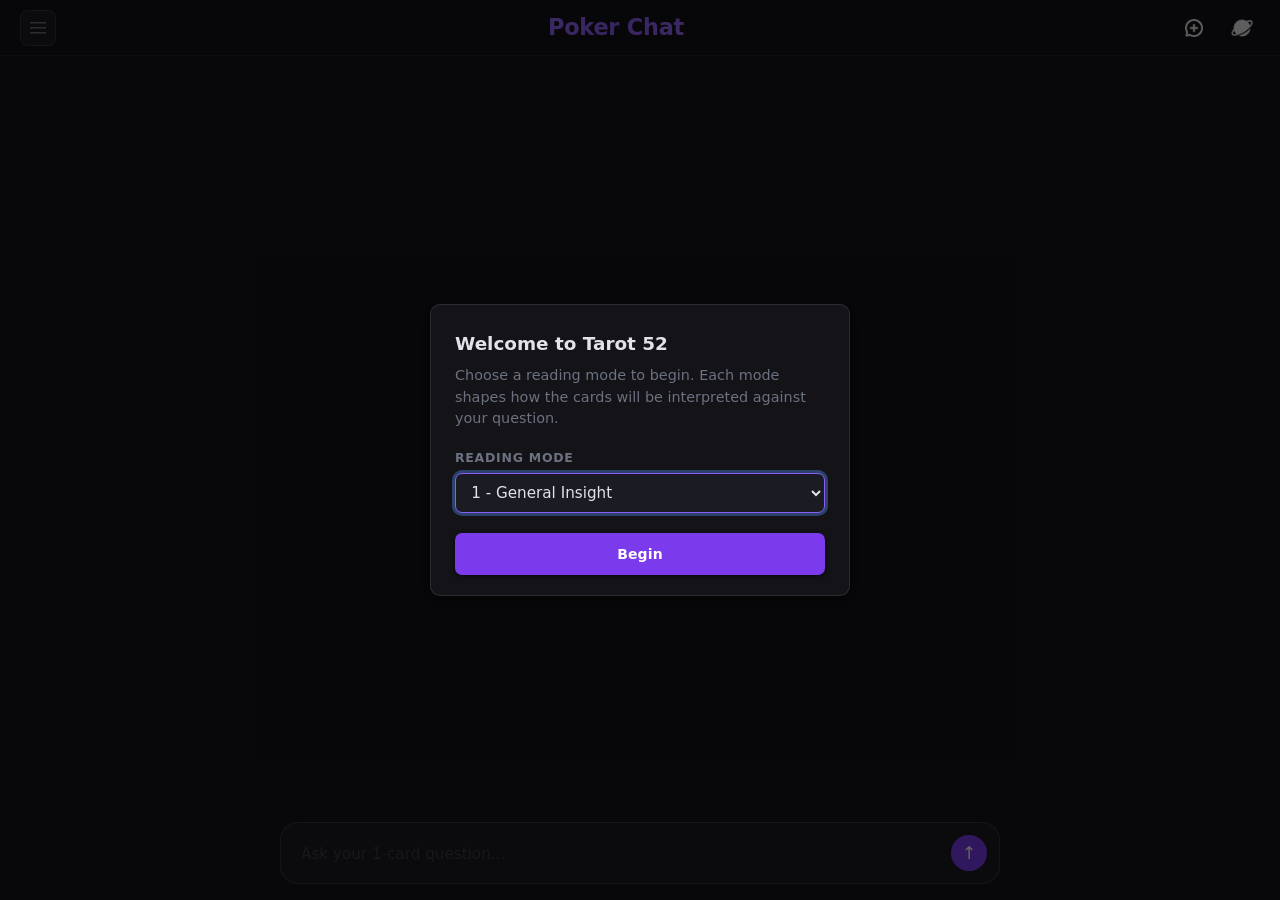
<file: index.html>
<!doctype html>
<html lang="en">
  <head>
    <meta charset="UTF-8" />
    <meta name="viewport" content="width=device-width, initial-scale=1.0, viewport-fit=cover" />
    <title>Tarot 52</title>
    <meta name="description" content="Draw a card from a 52-card deck and read your fortune." />
    <link rel="icon" href="data:image/svg+xml,<svg xmlns='http://www.w3.org/2000/svg' viewBox='0 0 100 100'><text y='.9em' font-size='90'>🃏</text></svg>" />
    <link rel="stylesheet" href="app.css" />
  </head>
  <body class="app-shell">
    <div class="layout" id="layout">
      <aside class="pane pane-sidebar" id="sidebarSlot" aria-label="Spread"></aside>
      <div class="resize-handle" id="resizeHandle" role="separator" aria-orientation="vertical" aria-label="Resize sidebar" tabindex="0"></div>
      <main class="pane pane-chat" id="chatSlot" aria-label="Chat"></main>
    </div>

    <script src="app.js"></script>
    <script src="chat.js"></script>
    <script src="layout.js"></script>
  </body>
</html>
</file>
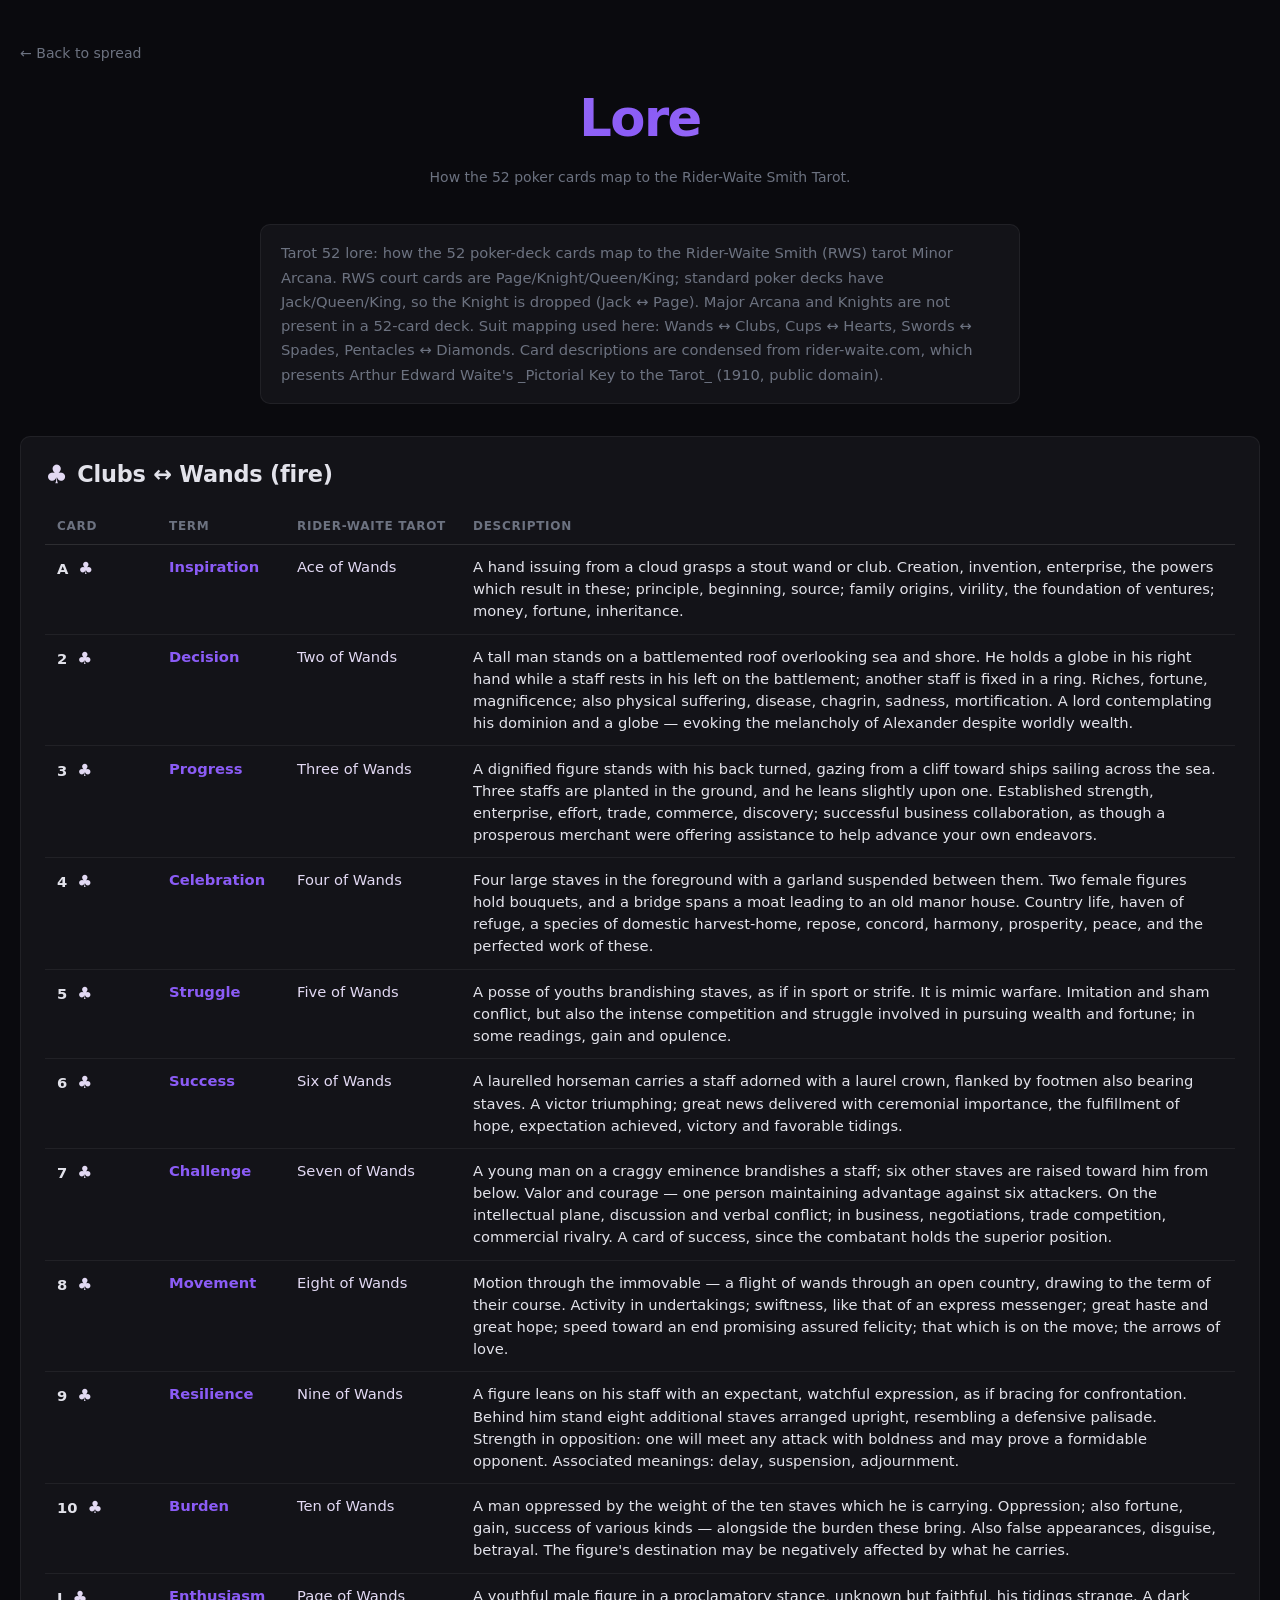
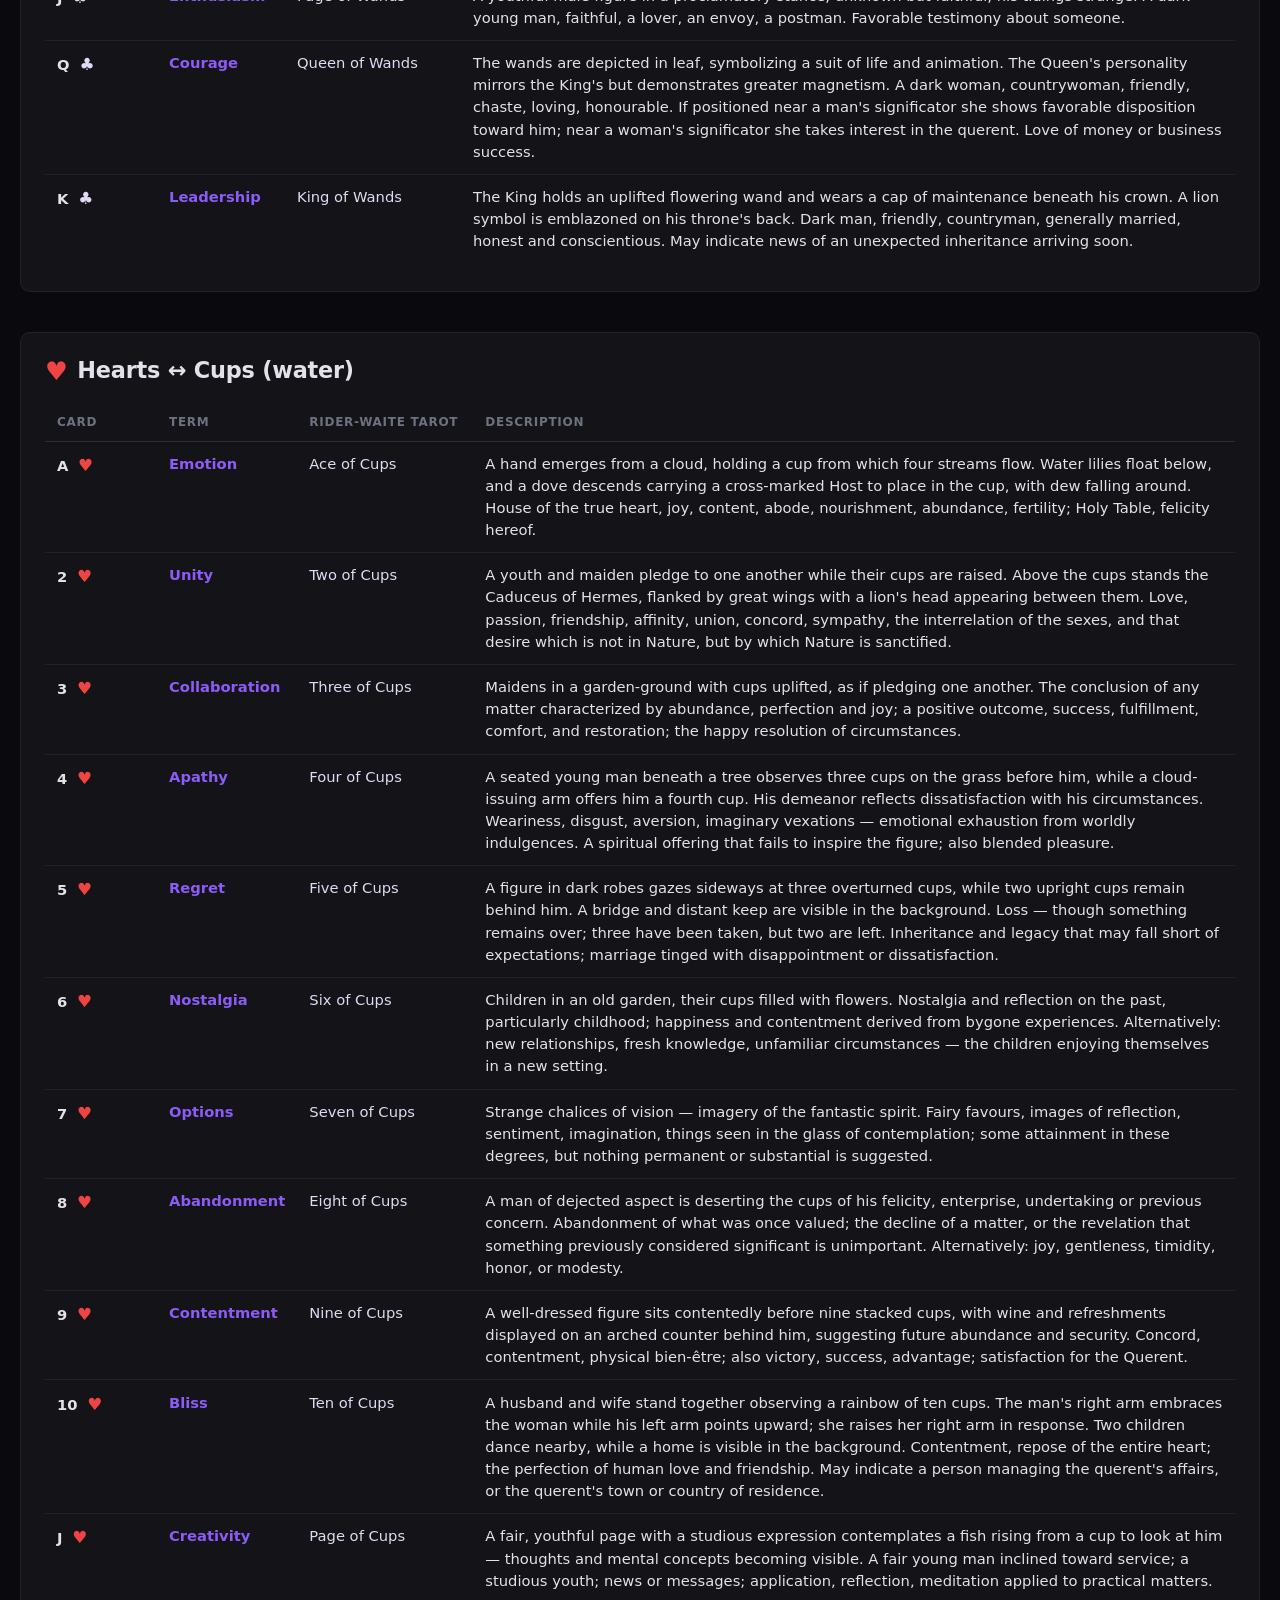
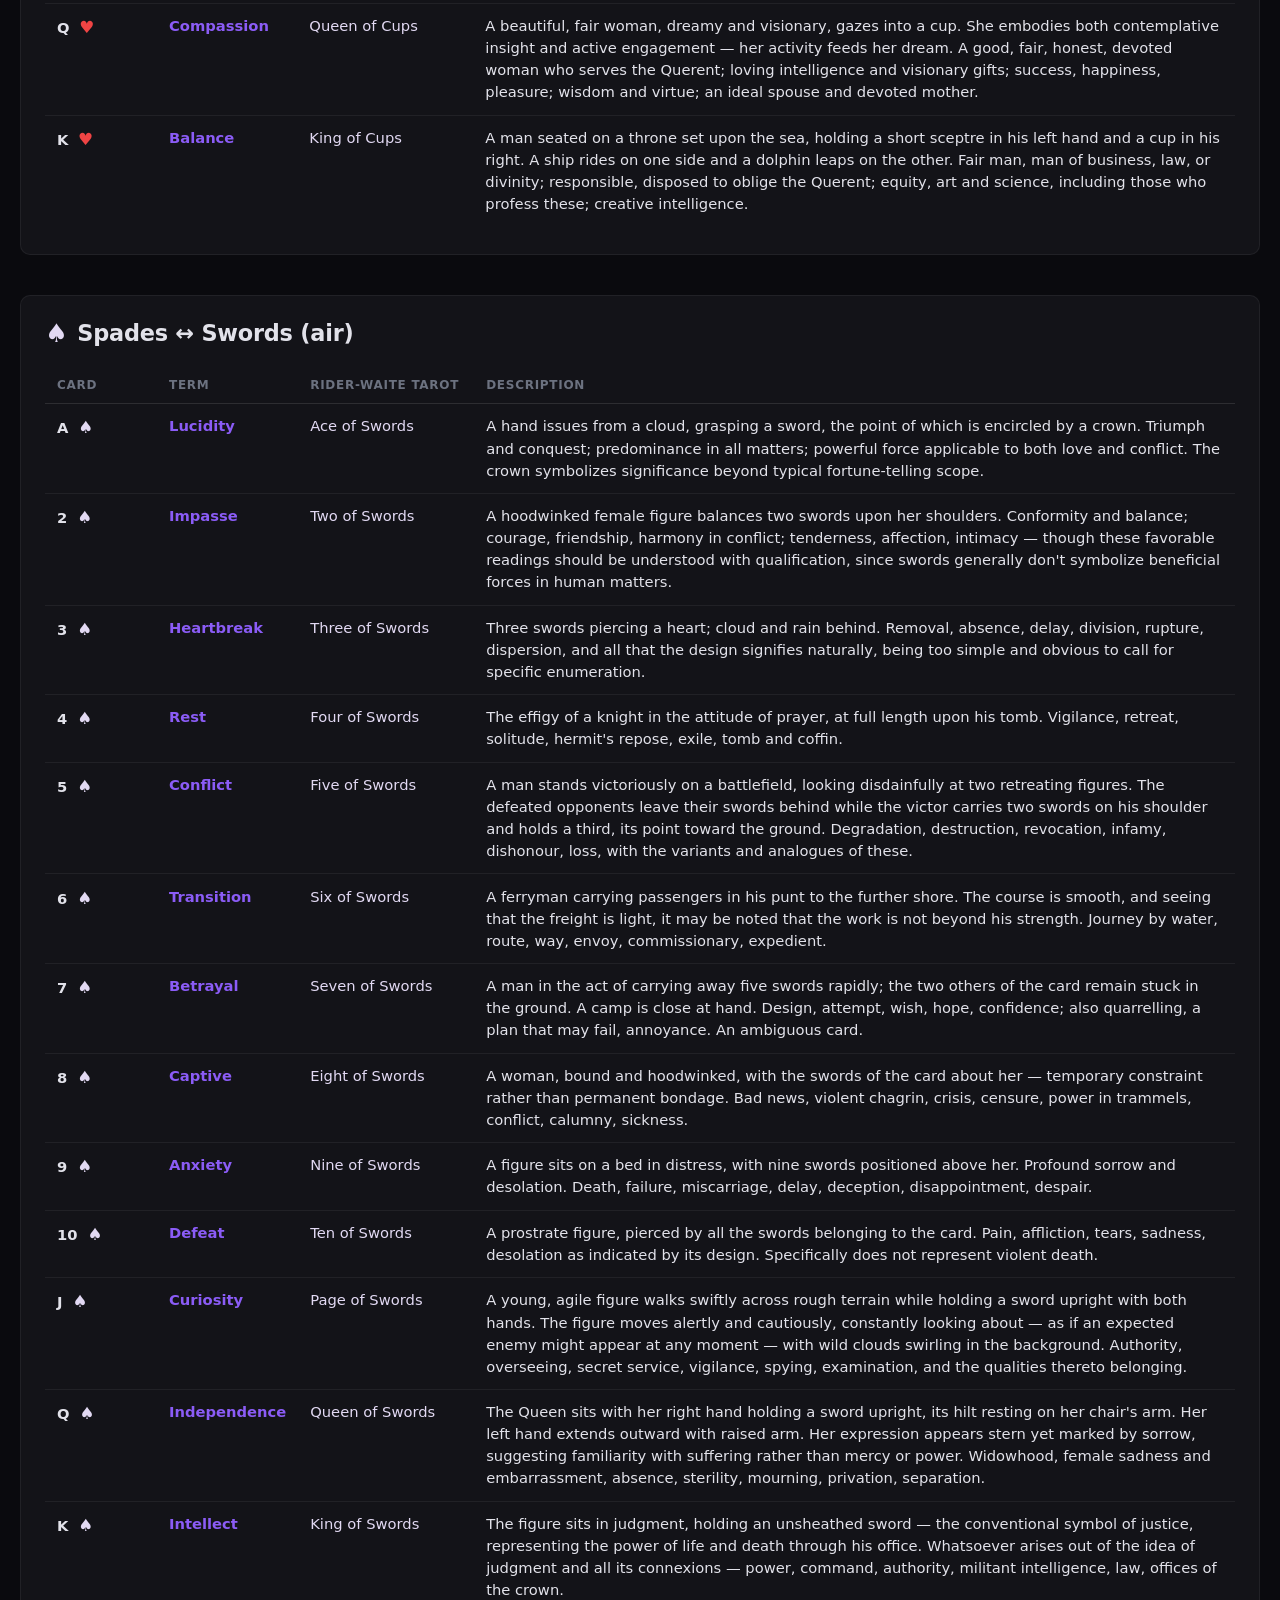
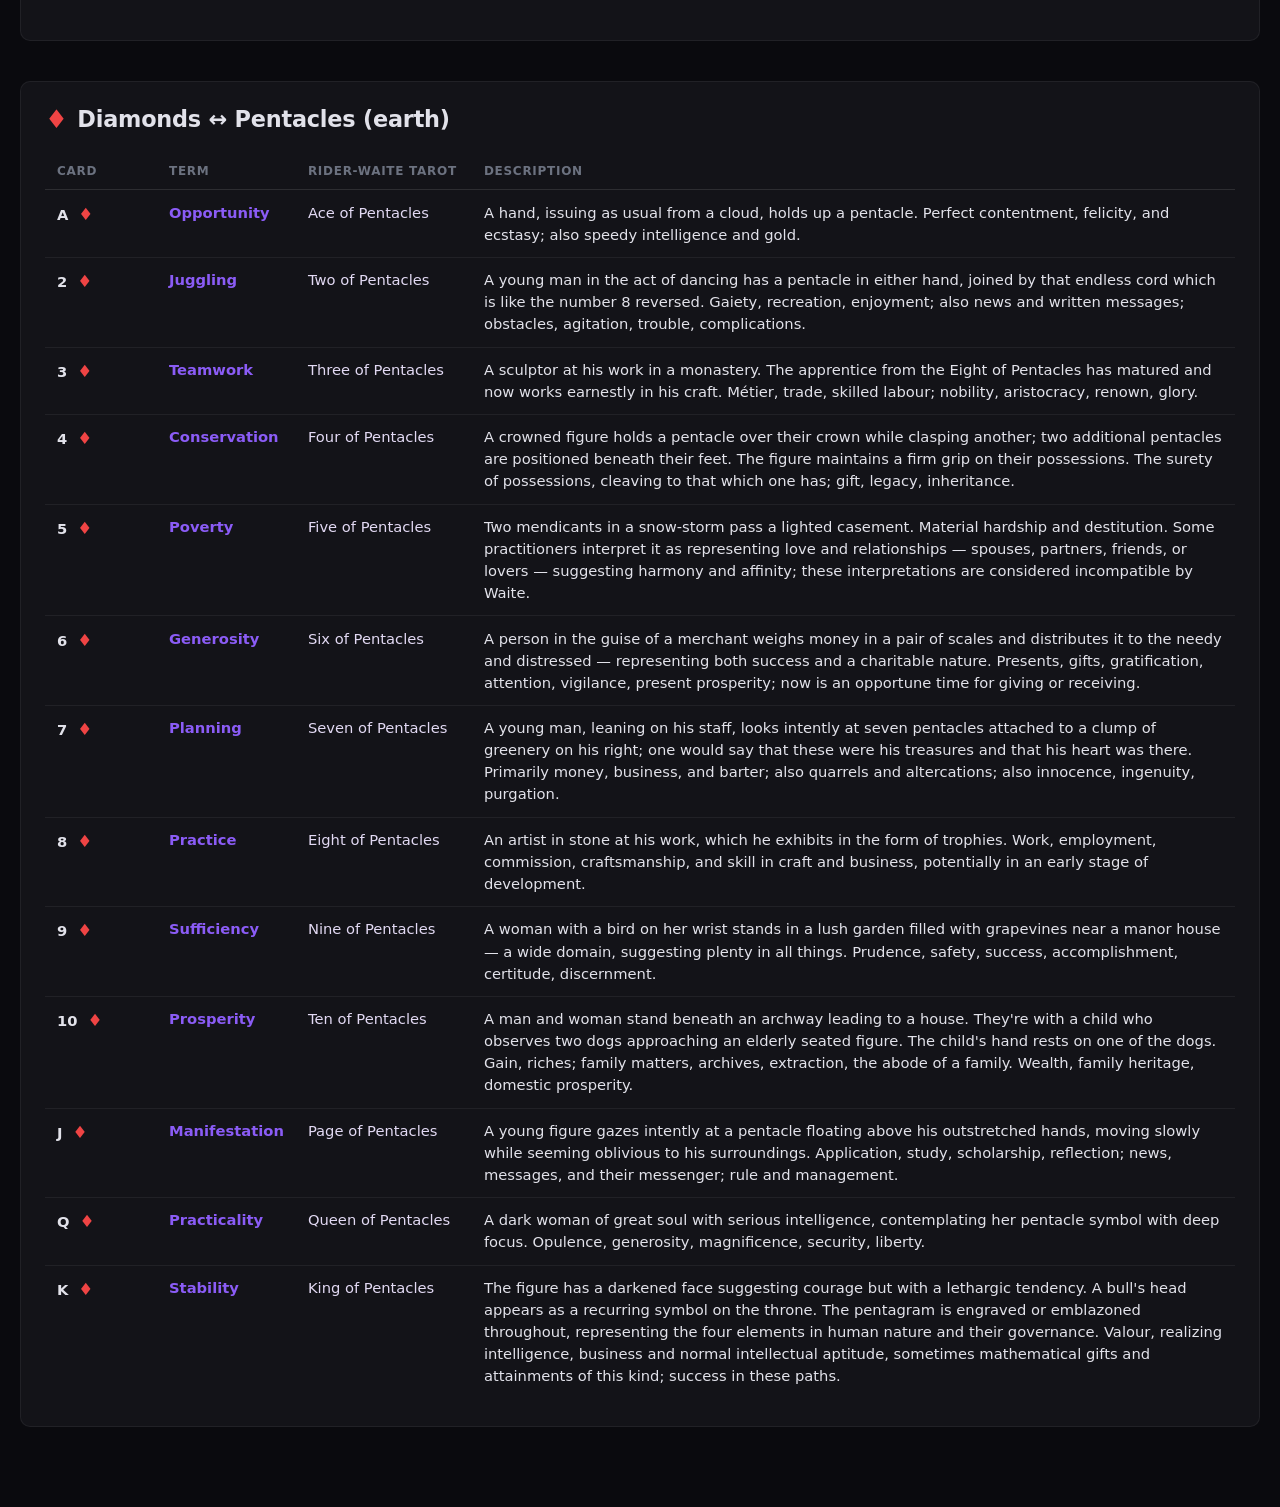
<file: lore.html>
<!doctype html>
<html lang="en">
  <head>
    <meta charset="UTF-8" />
    <meta name="viewport" content="width=device-width, initial-scale=1.0" />
    <title>Tarot 52 — Lore</title>
    <meta name="description" content="How the 52 poker-deck cards map to the Rider-Waite Smith Tarot." />
    <link rel="icon" href="data:image/svg+xml,<svg xmlns='http://www.w3.org/2000/svg' viewBox='0 0 100 100'><text y='.9em' font-size='90'>🃏</text></svg>" />
    <link rel="stylesheet" href="app.css" />
  </head>
  <body>
    <main id="app" role="main"></main>
    <script src="lore.js"></script>
  </body>
</html>
</file>
<file: app.css>
/* ===================================================
   app.css — Tarot 52 (single page app)
   =================================================== */

/* ---- Variables ---- */
:root {
  --bg:          #0a0a0e;
  --surface:     #131318;
  --surface-2:   #1b1b23;
  --border:      rgba(255, 255, 255, 0.06);
  --border-md:   rgba(255, 255, 255, 0.11);
  --text:        #e2e2ea;
  --text-muted:  #6c7280;
  --text-dim:    #3a3a46;

  --purple:      #8b5cf6;
  --purple-h:    #7c3aed;
  --purple-glow: rgba(139, 92, 246, 0.22);

  --focus-ring:  0 0 0 3px rgba(82, 144, 245, 0.38);
  --shadow-sm:   0 1px 4px rgba(0, 0, 0, 0.55);
  --shadow-md:   0 4px 20px rgba(0, 0, 0, 0.60);

  --radius:    10px;
  --radius-sm: 7px;
  --ease:      0.2s ease;

  --mobile-safe-top: env(safe-area-inset-top);
  --mobile-topbar-content-height: 44px;
  --mobile-topbar-pad-x: 0.65rem;
  --mobile-topbar-pad-bottom: 0.45rem;
}

/* ---- Reset ---- */
*, *::before, *::after { box-sizing: border-box; margin: 0; padding: 0; }
html {
  scroll-behavior: smooth;
  overflow-x: hidden;
  overscroll-behavior-x: none;
}
body {
  background-color: var(--bg);
  color: var(--text);
  font-family: system-ui, -apple-system, BlinkMacSystemFont, 'Segoe UI', sans-serif;
  line-height: 1.6;
  min-height: 100vh;
  overflow-x: hidden;
  overscroll-behavior-x: none;
  -webkit-font-smoothing: antialiased;
  -moz-osx-font-smoothing: grayscale;
}
img { max-width: 100%; display: block; }
button { cursor: pointer; font-family: inherit; }

/* ============================================================
   PAGE BASE
   ============================================================ */
#app { min-height: 100vh; }

/* ============================================================
   APP SHELL — two-pane layout (index.html)
   ============================================================ */
body.app-shell {
  overflow: hidden; /* shell scrolls inside its panes */
  height: 100vh;
  height: 100dvh;
  position: fixed;
  inset: 0;
  width: 100%;
  max-width: 100%;
}
.layout {
  --sidebar-width: 480px;
  --handle-width: 6px;
  display: grid;
  grid-template-columns: var(--sidebar-width) var(--handle-width) 1fr;
  height: 100vh;
  height: 100dvh;
  width: 100%;
  max-width: 100%;
  overflow: hidden;
  overscroll-behavior-x: none;
  transition: grid-template-columns 0.28s cubic-bezier(0.4, 0, 0.2, 1);
}

/* Collapsed (chat-only) mode: sidebar + handle slide out of view.
   Cards inside stay laid out so toggling back is instant. */
.layout.chat-fullscreen {
  grid-template-columns: 0px 0px 1fr;
}
.layout.chat-fullscreen .pane-sidebar,
.layout.chat-fullscreen .resize-handle {
  visibility: hidden;
}
/* Disable the in-layout transition while the user is actively dragging
   the resize handle — otherwise it lags. */
body.resizing .layout {
  transition: none;
}
.pane {
  overflow: auto;
  min-height: 0;
  min-width: 0; /* allow grid pane to shrink below content size */
  max-width: 100%;
  overscroll-behavior-x: none;
}
.pane-sidebar {
  background: var(--bg);
  border-right: 1px solid var(--border);
  overflow-x: hidden;
}
.pane-chat {
  background: var(--surface);
  display: flex;
  flex-direction: column;
  overflow: hidden;
}

.resize-handle {
  background: var(--border);
  cursor: col-resize;
  position: relative;
  transition: background var(--ease);
}
.resize-handle:hover,
.resize-handle:focus-visible,
body.resizing .resize-handle {
  background: var(--purple);
  outline: none;
}
.resize-handle::before {
  content: '';
  position: absolute;
  inset: 0 -3px; /* widen hit target */
}
body.resizing,
body.resizing * {
  cursor: col-resize !important;
  user-select: none;
}

/* Inside the sidebar, the spread "page" should fill the pane.
   Loosen the centered max-width and trim padding. */
.pane-sidebar .page {
  max-width: none;
  padding: 1rem 1rem 2rem;
}

/* Spread inside the sidebar: auto-fit columns to whatever
   width the pane currently has. Cards keep their 5:7 ratio. */
.pane-sidebar .tarot-spread {
  grid-template-columns: repeat(auto-fill, minmax(50px, 1fr));
  gap: 0.4rem;
  padding: 1rem 0.75rem;
}
.pane-sidebar .card-front-face {
  padding: 4px;
}
.pane-sidebar .card-corner {
  width: 0.82rem;
  min-height: 0.95rem;
}
.pane-sidebar .card-corner.tl {
  top: 4px;
  left: 4px;
}
.pane-sidebar .card-corner.br {
  right: 4px;
  bottom: 4px;
}
.pane-sidebar .card-center-suit {
  font-size: 1.25rem;
}
.pane-sidebar .rank-label,
.pane-sidebar .suit-label {
  font-size: 0.52rem;
}

/* ============================================================
   CHAT PANE
   ============================================================ */
.visually-hidden {
  position: absolute;
  width: 1px; height: 1px;
  padding: 0; margin: -1px;
  overflow: hidden;
  clip: rect(0, 0, 0, 0);
  white-space: nowrap;
  border: 0;
}
.chat-root {
  display: flex;
  flex-direction: column;
  height: 100%;
  min-height: 0;
  width: 100%;
  margin: 0 auto;
}
.chat-header {
  display: flex;
  align-items: center;
  gap: 0.75rem;
  flex-shrink: 0;
  min-height: 56px;
  padding: 0.55rem 1.25rem;
  background: rgba(19, 19, 24, 0.88);
  border-bottom: 1px solid var(--border);
  -webkit-backdrop-filter: blur(10px);
  backdrop-filter: blur(10px);
}
.chat-header-text {
  flex: 1;
  text-align: center;
}
.chat-thread,
.chat-composer-shell {
  max-width: 760px;
  width: 100%;
  margin-left: auto;
  margin-right: auto;
  padding-left: 1.25rem;
  padding-right: 1.25rem;
}

/* Collapse toggle — hide/show the spread sidebar */
.pane-toggle {
  --chat-toggle-size: 36px;
  flex-shrink: 0;
  width: var(--chat-toggle-size);
  height: var(--chat-toggle-size);
  border-radius: 8px;
  border: 1px solid var(--border-md);
  background: var(--surface-2);
  color: var(--text-muted);
  display: inline-flex;
  align-items: center;
  justify-content: center;
  cursor: pointer;
  transition: color var(--ease), border-color var(--ease), background var(--ease);
}
.pane-toggle:hover {
  color: var(--purple);
  border-color: rgba(139, 92, 246, 0.5);
}
.pane-toggle:focus-visible {
  outline: none;
  box-shadow: var(--focus-ring);
}
.chat-collapse-label {
  /* Hide label on desktop — icon-only button. Keep visible to screen readers. */
  position: absolute;
  width: 1px; height: 1px;
  padding: 0; margin: -1px;
  overflow: hidden;
  clip: rect(0, 0, 0, 0);
  white-space: nowrap;
  border: 0;
}
.hamburger-icon {
  width: 18px;
  height: 18px;
  display: block;
  background:
    linear-gradient(currentColor, currentColor) center calc(50% - 5px) / 16px 1.5px no-repeat,
    linear-gradient(currentColor, currentColor) center center / 16px 1.5px no-repeat,
    linear-gradient(currentColor, currentColor) center calc(50% + 5px) / 16px 1.5px no-repeat;
  border-radius: 2px;
}

/* Header action buttons at the right end of the chat header */
.chat-new-btn,
.chat-profile-btn {
  flex-shrink: 0;
  border-radius: 8px;
  border: 1px solid var(--border-md);
  background: var(--surface-2);
  color: var(--text);
  font-size: 0.82rem;
  font-weight: 600;
  letter-spacing: 0.02em;
  cursor: pointer;
  transition: color var(--ease), border-color var(--ease), background var(--ease);
}
.chat-new-btn {
  width: 36px;
  height: 36px;
  padding: 0;
  border: none;
  background: transparent;
  display: inline-flex;
  align-items: center;
  justify-content: center;
  border-radius: 9px;
}
.chat-new-btn img {
  width: 24px;
  height: 24px;
  object-fit: contain;
  display: block;
  filter: brightness(0) invert(0.92);
  transition: filter var(--ease), transform var(--ease);
}
.chat-new-btn:hover img {
  filter: brightness(0) saturate(100%) invert(46%) sepia(82%) saturate(2476%) hue-rotate(241deg) brightness(99%) contrast(96%);
  transform: scale(1.08);
}
.chat-profile-btn {
  position: relative;
  width: 36px;
  height: 36px;
  padding: 0;
  border: none;
  background: transparent;
  display: inline-flex;
  align-items: center;
  justify-content: center;
  border-radius: 9px;
}
.chat-profile-btn img {
  width: 24px;
  height: 24px;
  object-fit: contain;
  display: block;
  /* black PNG -> off-white */
  filter: brightness(0) invert(0.92);
  transition: filter var(--ease), transform var(--ease);
}
.chat-profile-btn:hover img {
  /* black PNG -> #8b5cf6 (purple) */
  filter: brightness(0) saturate(100%) invert(46%) sepia(82%) saturate(2476%) hue-rotate(241deg) brightness(99%) contrast(96%);
  transform: scale(1.08);
}
.chat-profile-btn.has-profile::after {
  content: '';
  position: absolute;
  top: 3px;
  right: 3px;
  width: 8px;
  height: 8px;
  border-radius: 50%;
  background: var(--purple);
  box-shadow: 0 0 0 2px var(--surface);
}
.chat-new-btn:hover {
  color: var(--purple);
  border-color: rgba(139, 92, 246, 0.5);
}
.chat-new-btn:focus-visible,
.chat-profile-btn:focus-visible {
  outline: none;
  box-shadow: var(--focus-ring);
}

/* Active mode label shown in the spread toolbar */
.page-toolbar-mode {
  font-size: 0.85rem;
  color: var(--text-muted);
  font-weight: 500;
  min-width: 0;
  margin-right: auto; /* push the rest of the toolbar to the right */
  padding-left: 0.25rem;
  overflow: hidden;
  text-overflow: ellipsis;
  white-space: nowrap;
}

/* ============================================================
   MODAL
   ============================================================ */
.modal-backdrop {
  position: fixed;
  inset: 0;
  background: rgba(0, 0, 0, 0.6);
  display: flex;
  align-items: center;
  justify-content: center;
  padding: 1rem;
  z-index: 100;
  opacity: 0;
  transition: opacity 0.18s ease;
}
.modal-backdrop.is-open { opacity: 1; }
.modal-backdrop[hidden] { display: none; }

.modal {
  background: var(--surface);
  border: 1px solid var(--border-md);
  border-radius: var(--radius);
  padding: 1.5rem 1.5rem 1.25rem;
  width: 100%;
  max-width: 420px;
  box-shadow: var(--shadow-md);
  transform: translateY(8px);
  transition: transform 0.18s ease;
}
.modal-backdrop.is-open .modal { transform: translateY(0); }

.modal-header {
  position: relative;
  min-height: 36px;
  display: flex;
  align-items: center;
  justify-content: center;
  margin-bottom: 0.4rem;
}
.modal-header .modal-title {
  margin-bottom: 0;
  padding: 0 2.6rem;
  text-align: center;
}
.modal-icon-btn {
  position: absolute;
  top: 50%;
  width: 32px;
  height: 32px;
  display: inline-flex;
  align-items: center;
  justify-content: center;
  border: 1px solid var(--border-md);
  border-radius: var(--radius-sm);
  background: transparent;
  color: var(--text-muted);
  font-size: 1rem;
  font-weight: 700;
  line-height: 1;
  transform: translateY(-50%);
  transition: color var(--ease), border-color var(--ease), background var(--ease);
}
.modal-icon-btn:hover {
  color: var(--text);
  border-color: rgba(139, 92, 246, 0.5);
  background: rgba(255, 255, 255, 0.04);
}
.modal-icon-btn:focus-visible {
  outline: none;
  box-shadow: var(--focus-ring);
}
.modal-icon-btn[hidden] { display: none; }
.modal-icon-btn-left { left: 0; }
.modal-icon-btn-right { right: 0; }

.modal-title {
  font-size: 1.15rem;
  font-weight: 700;
  margin-bottom: 0.4rem;
  color: var(--text);
}
.modal-desc {
  color: var(--text-muted);
  font-size: 0.9rem;
  line-height: 1.5;
  margin-bottom: 1.1rem;
}
.modal-field {
  display: flex;
  flex-direction: column;
  gap: 0.35rem;
  margin-bottom: 1.25rem;
}
.modal-field-label {
  font-size: 0.78rem;
  font-weight: 600;
  text-transform: uppercase;
  letter-spacing: 0.06em;
  color: var(--text-muted);
}
.modal-field select {
  background: var(--surface-2);
  color: var(--text);
  border: 1px solid var(--border-md);
  border-radius: var(--radius-sm);
  width: 100%;
  min-width: 0;
  padding: 0.55rem 0.7rem;
  font: inherit;
  font-size: 0.95rem;
  cursor: pointer;
}
.modal-field select:focus-visible {
  outline: none;
  box-shadow: var(--focus-ring);
  border-color: var(--purple);
}
.modal-actions {
  display: flex;
  justify-content: stretch;
  gap: 0.6rem;
}
.modal-actions .btn-primary,
.modal-actions .btn-secondary {
  flex: 1;
  min-height: 42px;
}
.profile-sign-grid {
  display: grid;
  grid-template-columns: repeat(3, minmax(0, 1fr));
  gap: 0.75rem;
}
.profile-sign-grid .modal-field {
  margin-bottom: 1.25rem;
}
.modal-actions-split .btn-secondary {
  flex: 0 0 auto;
  min-width: 96px;
}
.profile-help-view {
  display: flex;
  flex-direction: column;
  gap: 0.9rem;
  align-items: stretch;
}
.profile-help-view[hidden] { display: none; }
.profile-help-copy {
  color: var(--text);
  font-size: 0.98rem;
  line-height: 1.45;
}
.profile-chart-link {
  text-align: center;
  text-decoration: none;
}

.chat-title {
  font-size: 1.4rem;
  font-weight: 700;
  letter-spacing: -0.01em;
  background: linear-gradient(135deg, #c4b5fd 0%, #8b5cf6 50%, #d8b4fe 100%);
  -webkit-background-clip: text;
  -webkit-text-fill-color: transparent;
  background-clip: text;
  line-height: 1.15;
}

.chat-thread {
  flex: 1;
  min-height: 0;
  overflow-y: auto;
  padding-top: 1.5rem;
  padding-bottom: 1.5rem;
  display: flex;
  flex-direction: column;
  gap: 0.75rem;
}
.chat-empty {
  margin: auto;
  color: var(--text-dim);
  text-align: center;
  font-style: italic;
}
.chat-empty-hint { font-size: 0.85rem; margin-top: 0.5rem; }

.chat-msg {
  display: flex;
  width: 100%;
}
.chat-msg-user { justify-content: flex-end; }
.chat-msg-assistant { justify-content: flex-start; }
.chat-msg-body {
  display: flex;
  flex-direction: column;
  align-items: flex-start;
  gap: 0.12rem;
  width: fit-content;
  max-width: 75%;
  min-width: 0;
}
.chat-msg-meta .chat-msg-body {
  max-width: 88%;
}
.chat-bubble {
  max-width: 100%;
  padding: 0.7rem 1rem;
  border-radius: 14px;
  line-height: 1.5;
  font-size: 0.95rem;
  white-space: pre-wrap;
  word-wrap: break-word;
  overflow-wrap: anywhere;
}
.chat-msg-user .chat-bubble {
  background: var(--purple-h);
  color: #fff;
  border-bottom-right-radius: 4px;
}
.chat-msg-assistant .chat-bubble {
  background: var(--surface-2);
  color: var(--text);
  border: 1px solid var(--border);
  border-bottom-left-radius: 4px;
}
.chat-msg-meta .chat-bubble {
  background: transparent;
  color: var(--text-muted);
  border: 1px solid var(--border);
  font-size: 0.84rem;
  padding: 0.45rem 0.7rem;
}

/* Meta bubble with an inline mini card on the left */
.chat-bubble-with-card {
  display: flex;
  align-items: center;
  gap: 0.6rem;
}
.chat-bubble-with-card .chat-bubble-text {
  flex: 1;
  min-width: 0;
}

/* Stylized mini poker card rendered inline in the chat thread */
.chat-card-mini {
  position: relative;
  flex: 0 0 auto;
  width: 34px;
  height: 48px;
  background: #f5f0e8;
  border-radius: 4px;
  border: 1px solid rgba(0, 0, 0, 0.25);
  box-shadow: 0 1px 2px rgba(0, 0, 0, 0.35);
  display: block;
}
.chat-card-mini.suit-red   { color: #b91c1c; }
.chat-card-mini.suit-black { color: #1c1c1e; }
.chat-card-mini-corner {
  position: absolute;
  display: flex;
  flex-direction: column;
  align-items: center;
  line-height: 1;
}
.chat-card-mini-corner.tl { top: 3px; left: 3px; }
.chat-card-mini-corner.br { bottom: 3px; right: 3px; transform: rotate(180deg); }
.chat-card-mini-rank { font-size: 0.55rem; font-weight: 800; }
.chat-card-mini-suit { font-size: 0.5rem; }
.chat-card-mini-center {
  position: absolute;
  top: 50%;
  left: 50%;
  transform: translate(-50%, -50%);
  font-size: 1.1rem;
  line-height: 1;
}

.chat-msg-actions,
.chat-composer-actions {
  display: flex;
  align-items: center;
}
.chat-composer-actions[hidden] {
  display: none;
}
.chat-copy-btn {
  width: 24px;
  height: 24px;
  border: 0;
  border-radius: 6px;
  background: transparent;
  color: var(--text-muted);
  display: inline-flex;
  align-items: center;
  justify-content: center;
  padding: 0;
  cursor: pointer;
  opacity: 0.72;
  transition: color var(--ease), opacity var(--ease), background var(--ease), transform 0.06s ease;
}
.chat-copy-btn svg {
  width: 15px;
  height: 15px;
  fill: none;
  stroke: currentColor;
  stroke-width: 1.8;
  stroke-linecap: round;
  stroke-linejoin: round;
}
.chat-copy-btn:hover {
  color: var(--text);
  opacity: 1;
  background: rgba(255, 255, 255, 0.04);
}
.chat-copy-btn:active {
  transform: translateY(1px);
}
.chat-copy-btn:focus-visible {
  outline: none;
  box-shadow: var(--focus-ring);
}
.chat-copy-btn:disabled {
  opacity: 0.35;
  cursor: default;
}
.chat-copy-btn.is-copied {
  color: var(--purple);
  opacity: 1;
}
.chat-copy-btn.is-error {
  color: #f87171;
  opacity: 1;
}
.chat-composer-shell {
  margin-bottom: max(1rem, env(safe-area-inset-bottom));
}
.chat-composer-actions {
  min-height: 24px;
  padding: 0.22rem 0 0 0.55rem;
}
.chat-composer {
  display: flex;
  align-items: flex-end;
  gap: 0.5rem;
  padding: 0.75rem;
  background: var(--surface-2);
  border: 1px solid var(--border-md);
  border-radius: 18px;
  transition: border-color var(--ease), box-shadow var(--ease);
}
.chat-composer:focus-within {
  border-color: var(--purple);
  box-shadow: 0 0 0 3px var(--purple-glow);
}
.chat-input {
  flex: 1;
  background: transparent;
  color: var(--text);
  border: none;
  outline: none;
  resize: none;
  font: inherit;
  font-size: 0.95rem;
  line-height: 1.45;
  padding: 0.35rem 0.5rem;
  max-height: 200px;
  overflow-y: auto;
}
.chat-input::placeholder { color: var(--text-dim); }
.chat-send {
  flex-shrink: 0;
  width: 36px; height: 36px;
  border-radius: 50%;
  border: none;
  background: var(--purple-h);
  color: #fff;
  font-size: 1.1rem;
  cursor: pointer;
  display: inline-flex;
  align-items: center;
  justify-content: center;
  transition: filter var(--ease), transform 0.06s ease;
}
.chat-send:hover  { filter: brightness(1.15); }
.chat-send:active { transform: translateY(1px); }
.chat-send:focus-visible { outline: none; box-shadow: var(--focus-ring); }

.page {
  max-width: 1400px;
  margin: 0 auto;
  padding: 2.5rem 1.25rem 5rem;
}
.page-header {
  margin-bottom: 2.25rem;
  text-align: center;
}
.page-header h1 {
  font-size: clamp(2.2rem, 5vw, 3.2rem);
  font-weight: 700;
  letter-spacing: -0.03em;
  margin-bottom: 0.4rem;
  background: linear-gradient(135deg, #c4b5fd 0%, #8b5cf6 50%, #d8b4fe 100%);
  -webkit-background-clip: text;
  -webkit-text-fill-color: transparent;
  background-clip: text;
}
.page-subtitle {
  color: var(--text-muted);
  font-size: 0.875rem;
}

/* ============================================================
   TAROT 52
   ============================================================ */

/* Spread container — 4x13 grid of full deck */
.tarot-spread {
  display: grid;
  grid-template-columns: repeat(13, 1fr);
  gap: 0.6rem;
  justify-items: center;
  padding: 2rem 1.5rem 2.5rem;
  background: radial-gradient(ellipse at 50% 80%, #1a0a38 0%, #0c0810 55%, transparent 100%);
  border-radius: var(--radius);
  border: 1px solid rgba(139, 92, 246, 0.12);
  margin-bottom: 1.25rem;
}

/* 3-D card shell */
.card-3d {
  perspective: 900px;
  width: 100%;
  max-width: 85px;
  aspect-ratio: 5 / 7; /* 5:7 poker ratio (2.5" x 3.5") */
  cursor: pointer;
  transition: transform 0.55s cubic-bezier(0.4, 0, 0.2, 1);
}
.card-inner {
  width: 100%;
  height: 100%;
  position: relative;
  transform-style: preserve-3d;
  transition: transform 0.55s cubic-bezier(0.4, 0, 0.2, 1);
  border-radius: var(--radius-sm);
}
.card-3d.flipped .card-inner { transform: rotateY(180deg); }

/* Hover: lift unflipped cards */
.card-3d:not(.flipped):not(.dimmed):hover .card-inner {
  transform: translateY(-12px) scale(1.05);
  transition: transform 0.15s ease;
}
.card-3d:not(.flipped):not(.dimmed):hover {
  filter: drop-shadow(0 0 14px rgba(139, 92, 246, 0.45));
}
.tarot-spread-locked .card-3d:not(.flipped) {
  cursor: not-allowed;
  opacity: 0.52;
}
.tarot-spread-locked .card-3d:not(.flipped):hover .card-inner {
  transform: none;
}
.tarot-spread-locked .card-3d:not(.flipped):hover {
  filter: none;
}

/* Selected: lift higher (2D transform on wrapper avoids 3D foreshortening) */
.card-3d.selected { z-index: 2; }

/* Dim non-selected after a card is chosen */
.card-3d.dimmed { opacity: 0.28; filter: saturate(0.2); transition: opacity 0.35s, filter 0.35s; }

/* Shared face */
.card-face {
  position: absolute;
  inset: 0;
  border-radius: var(--radius-sm);
  backface-visibility: hidden;
  -webkit-backface-visibility: hidden;
  overflow: hidden;
}

/* BACK — classic Bicycle Rider Back, red or blue */
.card-back-face {
  background-color: #f5f0e8;
  background-repeat: no-repeat;
  background-position: center;
  background-size: 100% 100%;
  border: 1px solid rgba(0, 0, 0, 0.35);
  box-shadow: inset 0 0 0 1px rgba(255, 255, 255, 0.4);
  transform: translateZ(1px); /* Firefox: separate planes so backface-visibility culls correctly */
}
.card-back-face.back-red  { background-image: url('red-back.jpg'); }
.card-back-face.back-blue { background-image: url('blue-back.jpg'); }

/* FRONT — classic ivory card */
.card-front-face {
  transform: rotateY(180deg) translateZ(1px); /* translateZ separates from back face in Firefox */
  background: #f5f0e8;
  padding: 6px;
}
.card-corner {
  position: absolute;
  display: flex;
  flex-direction: column;
  align-items: center;
  justify-content: center;
  width: 1rem;
  min-height: 1.15rem;
  line-height: 1.1;
}
.card-corner.tl { top: 5px;    left: 6px; }
.card-corner.br { bottom: 5px; right: 6px; transform: rotate(180deg); }
.rank-label { font-size: 0.75rem; font-weight: 800; line-height: 1; }
.suit-label  { font-size: 0.7rem;  line-height: 0.9; }
.card-center-suit {
  position: absolute;
  top: 50%;
  left: 50%;
  transform: translate(-50%, -50%);
  font-size: 2.05rem;
  line-height: 1;
}

.card-front-face.suit-red   { color: #b91c1c; }
.card-front-face.suit-black { color: #1c1c1e; }

/* Reading panel */
.tarot-reading {
  background: linear-gradient(160deg, #1a0e30 0%, #131018 100%);
  border: 1px solid rgba(139, 92, 246, 0.2);
  border-radius: var(--radius);
  padding: 1.75rem;
  text-align: center;
  margin: 0 0 1.5rem;
  min-height: 100px;
  display: flex;
  flex-direction: column;
  align-items: center;
  justify-content: center;
  gap: 0.4rem;
  transition: background 0.4s ease;
}
.reading-prompt     { color: var(--text-dim); font-size: 0.88rem; font-style: italic; }
.reading-card-name  { font-size: 1.02rem; font-weight: 700; color: #e2d9f3; letter-spacing: -0.01em; line-height: 1.2; }

.reading-list {
  display: grid;
  /* Spread items across the panel width; min() keeps it from overflowing
     containers narrower than the 220px tile floor. */
  grid-template-columns: repeat(auto-fit, minmax(min(220px, 100%), 1fr));
  gap: 0.6rem;
  width: 100%;
  margin: 0 auto;
}
.reading-row {
  display: grid;
  grid-template-columns: auto 1fr;
  align-items: center;
  column-gap: 0.85rem;
  row-gap: 0.3rem;
  padding: 0.7rem 0.9rem;
  background: rgba(139, 92, 246, 0.06);
  border: 1px solid rgba(139, 92, 246, 0.12);
  border-radius: var(--radius-sm);
  text-align: left;
}

/* A real, upright card front — the same face shown in the spread above */
.reading-card-preview {
  position: relative;
  grid-row: 1 / span 2;
  align-self: center;
  width: 3rem;
  height: 4.2rem;
  border-radius: 6px;
  border: 1px solid rgba(0, 0, 0, 0.25);
  box-shadow: 0 2px 5px rgba(0, 0, 0, 0.4);
  overflow: hidden;
  user-select: none;
}
.reading-card-preview .card-front-face {
  position: absolute;
  inset: 0;
  /* Override the spread's 3D flip transform — show it flat and upright */
  transform: none;
  border-radius: 0;
  padding: 4px;
}
.reading-card-preview .card-corner       { width: 0.75rem; min-height: 0.85rem; }
.reading-card-preview .card-corner.tl    { top: 3px; left: 3px; }
.reading-card-preview .card-corner.br    { bottom: 3px; right: 3px; }
.reading-card-preview .rank-label        { font-size: 0.6rem; }
.reading-card-preview .suit-label        { font-size: 0.56rem; }
.reading-card-preview .card-center-suit  { font-size: 1.45rem; }

.reading-copy {
  grid-column: 2;
  min-width: 0;
  display: flex;
  flex-direction: column;
  gap: 0.2rem;
}
.reading-position,
.reading-card-name {
  min-width: 0;
  overflow-wrap: anywhere;
}
.reading-position {
  color: var(--text-muted);
  font-size: 0.68rem;
  font-weight: 700;
  letter-spacing: 0.06em;
  text-transform: uppercase;
}

/* The one-word term: its own line under the copy, kept prominent */
.reading-term {
  grid-column: 2;
  min-width: 0;
  color: var(--purple);
  font-size: 1.1rem;
  font-weight: 700;
  letter-spacing: -0.01em;
  line-height: 1.15;
  overflow-wrap: anywhere;
}
.reading-row.suit-red   .reading-term { color: #f0a5b4; }

/* Toolbar at top of spread: lore, mode, and reset */
.page-toolbar {
  display: flex;
  justify-content: flex-start;
  align-items: center;
  gap: 0.6rem;
  flex-shrink: 0;
  min-height: 56px;
  margin: 0 -1rem 0.85rem;
  padding: 0.55rem 1rem;
  background: rgba(19, 19, 24, 0.88);
  border-bottom: 1px solid var(--border);
  -webkit-backdrop-filter: blur(10px);
  backdrop-filter: blur(10px);
}
.pane-toggle-spread {
  display: none;
}
.draw-count {
  display: inline-flex;
  align-items: center;
  gap: 0.5rem;
  min-width: 0;
  margin-left: auto;
  color: var(--text-muted);
  font-size: 0.85rem;
}
.draw-count select {
  max-width: min(240px, 42vw);
  min-width: 0;
  background: var(--surface-2);
  color: var(--text);
  border: 1px solid var(--border-md);
  border-radius: var(--radius-sm);
  padding: 6px 10px;
  font: inherit;
  font-size: 0.9rem;
  cursor: pointer;
  transition: border-color var(--ease), box-shadow var(--ease);
}
.draw-count select:hover { border-color: rgba(139, 92, 246, 0.5); }
.draw-count select:focus-visible { outline: none; box-shadow: var(--focus-ring); }

/* ============================================================
   BUTTONS
   ============================================================ */
.btn-primary {
  display: inline-block;
  padding: 10px 24px;
  background-color: var(--purple-h);
  color: #fff;
  border: none;
  border-radius: var(--radius-sm);
  font-size: 0.875rem;
  font-weight: 600;
  cursor: pointer;
  transition: filter var(--ease), box-shadow var(--ease), transform 0.06s ease;
  box-shadow: var(--shadow-sm);
  letter-spacing: 0.01em;
}
.btn-primary:hover  { filter: brightness(1.15); box-shadow: var(--shadow-md); }
.btn-primary:active { transform: translateY(1px); }
.btn-primary:focus-visible { outline: none; box-shadow: var(--focus-ring); }
.btn-secondary {
  display: inline-block;
  padding: 10px 20px;
  background: transparent;
  color: var(--text-muted);
  border: 1px solid var(--border-md);
  border-radius: var(--radius-sm);
  font-size: 0.875rem;
  font-weight: 600;
  cursor: pointer;
  transition: color var(--ease), border-color var(--ease), background var(--ease), transform 0.06s ease;
  letter-spacing: 0.01em;
}
.btn-secondary:hover {
  color: var(--text);
  border-color: rgba(255, 255, 255, 0.2);
  background: rgba(255, 255, 255, 0.04);
}
.btn-secondary:active { transform: translateY(1px); }
.btn-secondary:focus-visible { outline: none; box-shadow: var(--focus-ring); }
.btn-compact {
  flex-shrink: 0;
  min-height: 36px;
  padding: 8px 14px;
  font-size: 0.8rem;
}

/* ============================================================
   PAGE NAV (cross-page link)
   ============================================================ */
.page-nav {
  margin-bottom: 0.75rem;
}
.nav-link {
  color: var(--text-muted);
  font-size: 0.88rem;
  text-decoration: none;
  border-bottom: 1px solid transparent;
  transition: color var(--ease), border-color var(--ease);
}
.nav-link:hover { color: var(--purple); border-color: var(--purple); }
.page-toolbar .nav-link {
  min-height: 36px;
  display: inline-flex;
  align-items: center;
  margin-right: 0;
}

/* ============================================================
   LORE PAGE
   ============================================================ */
.lore-intro {
  color: var(--text-muted);
  font-size: 0.92rem;
  line-height: 1.65;
  max-width: 760px;
  margin: 0 auto 2rem;
  padding: 1rem 1.25rem;
  background: var(--surface);
  border: 1px solid var(--border);
  border-radius: var(--radius);
}
.lore-suits-grid {
  display: flex;
  flex-direction: column;
  gap: 2.5rem;
}
.lore-section {
  background: var(--surface);
  border: 1px solid var(--border);
  border-radius: var(--radius);
  padding: 1.25rem 1.5rem 1.75rem;
}
.lore-section-title {
  display: flex;
  align-items: center;
  gap: 0.6rem;
  font-size: 1.4rem;
  font-weight: 700;
  margin-bottom: 1rem;
  letter-spacing: -0.01em;
}
.lore-suit-symbol {
  font-size: 1.6rem;
  line-height: 1;
}
.lore-suit-symbol.suit-red   { color: #ef4444; }
.lore-suit-symbol.suit-black { color: #e2d9f3; }

.lore-table {
  width: 100%;
  border-collapse: collapse;
  font-size: 0.92rem;
}
.lore-table thead th {
  text-align: left;
  padding: 0.5rem 0.75rem;
  font-size: 0.75rem;
  font-weight: 600;
  text-transform: uppercase;
  letter-spacing: 0.06em;
  color: var(--text-muted);
  border-bottom: 1px solid var(--border-md);
}
.lore-table tbody td {
  padding: 0.7rem 0.75rem;
  border-bottom: 1px solid var(--border);
  vertical-align: top;
  line-height: 1.5;
}
.lore-table tbody tr:last-child td { border-bottom: none; }
.lore-table tbody tr:hover { background: rgba(139, 92, 246, 0.04); }

.col-card  { width: 7rem;  white-space: nowrap; font-weight: 600; }
.col-term  { width: 8rem;  color: var(--purple); font-weight: 600; }
.col-tarot { width: 11rem; color: #e2d9f3; }
.col-desc  { color: var(--text); }

.poker-rank { margin-right: 0.3rem; }
.poker-suit { font-size: 1.05rem; }
.poker-suit.suit-red   { color: #ef4444; }
.poker-suit.suit-black { color: #e2d9f3; }

@media (max-width: 760px) {
  .lore-table, .lore-table thead, .lore-table tbody, .lore-table tr, .lore-table td, .lore-table th {
    display: block;
  }
  .lore-table thead { display: none; }
  .lore-table tbody tr {
    border-bottom: 1px solid var(--border-md);
    padding: 0.75rem 0;
  }
  .lore-table tbody tr:last-child { border-bottom: none; }
  .lore-table tbody td {
    border: none;
    padding: 0.15rem 0;
  }
  .col-card  { font-size: 1.05rem; margin-bottom: 0.15rem; }
  .col-term  { font-size: 0.95rem; }
  .col-tarot { font-size: 0.88rem; color: var(--text-muted); }
  .col-desc  { margin-top: 0.4rem; font-size: 0.92rem; }
}

/* ============================================================
   RESPONSIVE
   These rules apply only when the spread is NOT inside the
   sidebar pane (lore page or standalone sidebar-spread.html).
   Inside the sidebar, the spread uses auto-fill columns.
   ============================================================ */
@media (max-width: 900px) {
  body:not(.app-shell) .tarot-spread { grid-template-columns: repeat(7, 1fr); gap: 0.5rem; padding: 1.25rem 0.75rem 1.75rem; }
}
@media (max-width: 640px) {
  body:not(.app-shell) .tarot-spread { grid-template-columns: repeat(7, 1fr); gap: 0.35rem; padding: 0.75rem 0.5rem 1rem; }
  body:not(.app-shell) .card-ornament    { font-size: 1.2rem; }
  body:not(.app-shell) .card-center-suit { font-size: 1.2rem; }
  body:not(.app-shell) .rank-label { font-size: 0.5rem; }
  body:not(.app-shell) .suit-label { font-size: 0.5rem; }
}
@media (max-width: 420px) {
  body:not(.app-shell) .tarot-spread { grid-template-columns: repeat(6, 1fr); }
}

/* Narrow viewport: stack the two panes vertically instead of side-by-side. */
@media (max-width: 720px) {
  body.app-shell {
    --mobile-safe-top: env(safe-area-inset-top);
  }
  body.app-shell .layout {
    grid-template-columns: 1fr;
    grid-template-rows: minmax(0, 1fr) 0;
    height: 100vh;
    height: 100dvh;
    transition: grid-template-rows 0.28s cubic-bezier(0.4, 0, 0.2, 1);
  }
  body.app-shell .layout.chat-fullscreen {
    grid-template-rows: 0 minmax(0, 1fr);
  }
  body.app-shell .layout.chat-fullscreen .pane-sidebar {
    visibility: hidden;
  }
  body.app-shell .layout:not(.chat-fullscreen) .pane-chat {
    visibility: hidden;
  }
  body.app-shell .resize-handle {
    display: none;
  }
  body.app-shell .pane-sidebar {
    border-right: none;
    border-bottom: 1px solid var(--border);
    overflow: hidden;
    overscroll-behavior: none;
    touch-action: pan-y;
  }
  body.app-shell .pane-chat {
    min-height: 0;
  }
  body.app-shell .pane-sidebar .page {
    display: grid;
    grid-template-rows: auto minmax(0, 1fr) auto;
    height: 100%;
    min-height: 0;
    overflow: hidden;
    padding: 0;
  }
  body.app-shell .pane-sidebar .page-toolbar {
    position: relative;
    z-index: 4;
    grid-row: 1;
    gap: 0.5rem;
    min-height: calc(var(--mobile-topbar-content-height) + var(--mobile-safe-top) + var(--mobile-topbar-pad-bottom));
    margin: 0;
    padding: var(--mobile-safe-top) var(--mobile-topbar-pad-x) var(--mobile-topbar-pad-bottom);
    background: rgba(10, 10, 14, 0.94);
    border-bottom: 1px solid var(--border);
    -webkit-backdrop-filter: blur(10px);
    backdrop-filter: blur(10px);
  }
  body.app-shell .pane-sidebar .page-toolbar .nav-link {
    min-width: 44px;
    min-height: var(--mobile-topbar-content-height);
    justify-content: center;
    padding: 0 0.3rem;
  }
  body.app-shell .pane-sidebar .pane-toggle-spread {
    display: inline-flex;
    min-width: 44px;
    min-height: var(--mobile-topbar-content-height);
  }
  body.app-shell .pane-sidebar .draw-count {
    flex: 1;
    justify-content: center;
    margin-left: 0;
    gap: 0.35rem;
  }
  body.app-shell .pane-sidebar .draw-count-label {
    font-size: 0.78rem;
  }
  body.app-shell .pane-sidebar .draw-count select {
    width: 100%;
    max-width: 190px;
    min-width: 0;
    min-height: 38px;
    padding: 6px 8px;
    font-size: 0.82rem;
  }
  body.app-shell .pane-sidebar .btn-compact {
    min-width: 44px;
    min-height: var(--mobile-topbar-content-height);
    padding: 7px 10px;
    white-space: nowrap;
  }
  body.app-shell .pane-sidebar .tarot-spread {
    grid-row: 2;
    grid-template-columns: repeat(auto-fill, minmax(38px, 1fr));
    gap: 0.32rem;
    align-content: start;
    border-radius: 0;
    border-left: none;
    border-right: none;
    min-height: 0;
    max-width: 100%;
    overflow-x: hidden;
    overflow-y: auto;
    overscroll-behavior: contain;
    padding: 0.65rem 0.55rem 0.75rem;
    margin-top: 0.65rem;
    margin-bottom: 0;
    touch-action: pan-y;
    -webkit-overflow-scrolling: touch;
  }
  body.app-shell .pane-sidebar .card-3d {
    max-width: 58px;
    /* Fallback so cards remain visible even if the grid column resolves to 0
       briefly during collapse/expand transitions. */
    min-width: 28px;
    min-height: 40px;
  }
  body.app-shell .pane-sidebar .card-ornament {
    font-size: 1.15rem;
  }
  body.app-shell .pane-sidebar .card-front-face {
    padding: 4px;
  }
  body.app-shell .pane-sidebar .card-corner {
    width: 0.78rem;
    min-height: 0.9rem;
  }
  body.app-shell .pane-sidebar .card-corner.tl {
    top: 4px;
    left: 4px;
  }
  body.app-shell .pane-sidebar .card-corner.br {
    right: 4px;
    bottom: 4px;
  }
  body.app-shell .pane-sidebar .card-center-suit {
    font-size: 1.2rem;
  }
  body.app-shell .pane-sidebar .rank-label,
  body.app-shell .pane-sidebar .suit-label {
    font-size: 0.5rem;
  }
  body.app-shell .pane-sidebar .tarot-reading {
    grid-row: 3;
    border-radius: 8px;
    padding: 0.8rem 0.75rem;
    min-height: 70px;
    max-height: 25dvh;
    overflow-x: hidden;
    overflow-y: auto;
    overscroll-behavior: contain;
    margin: 0.55rem 0.65rem 0.65rem;
    touch-action: pan-y;
    -webkit-overflow-scrolling: touch;
  }
  /* Narrow sidebar: collapse the grid to a single column of compact rows. */
  body.app-shell .pane-sidebar .reading-list {
    grid-template-columns: 1fr;
    gap: 0.4rem;
  }
  body.app-shell .pane-sidebar .reading-row {
    column-gap: 0.7rem;
    padding: 0.5rem 0.65rem;
  }
  body.app-shell .pane-sidebar .reading-card-preview {
    width: 2.4rem;
    height: 3.35rem;
  }
  body.app-shell .pane-sidebar .reading-card-preview .card-corner      { width: 0.65rem; min-height: 0.72rem; }
  body.app-shell .pane-sidebar .reading-card-preview .card-corner.tl   { top: 3px; left: 3px; }
  body.app-shell .pane-sidebar .reading-card-preview .card-corner.br   { right: 3px; bottom: 3px; }
  body.app-shell .pane-sidebar .reading-card-preview .card-center-suit { font-size: 1.15rem; }
  body.app-shell .pane-sidebar .reading-card-preview .rank-label       { font-size: 0.52rem; }
  body.app-shell .pane-sidebar .reading-card-preview .suit-label       { font-size: 0.48rem; }
  body.app-shell .pane-sidebar .reading-position {
    font-size: 0.62rem;
  }
  body.app-shell .pane-sidebar .reading-card-name {
    font-size: 0.92rem;
  }
  body.app-shell .pane-sidebar .reading-term {
    font-size: 0.98rem;
  }
  body.app-shell .chat-root {
    max-width: none;
    padding: 0;
  }
  body.app-shell .chat-thread,
  body.app-shell .chat-composer-shell {
    max-width: none;
    padding-left: 0.85rem;
    padding-right: 0.85rem;
  }
  body.app-shell .chat-header {
    min-height: calc(var(--mobile-topbar-content-height) + var(--mobile-safe-top) + var(--mobile-topbar-pad-bottom));
    margin: 0;
    padding: var(--mobile-safe-top) var(--mobile-topbar-pad-x) var(--mobile-topbar-pad-bottom);
    background: rgba(19, 19, 24, 0.94);
  }
  body.app-shell .chat-header .pane-toggle,
  body.app-shell .chat-profile-btn,
  body.app-shell .chat-new-btn {
    min-width: 44px;
    min-height: var(--mobile-topbar-content-height);
  }
  body.app-shell .chat-header + .chat-thread {
    margin-top: 0.65rem;
  }
  body.app-shell .chat-title {
    font-size: 1.1rem;
  }
  body.app-shell .chat-thread {
    padding-top: 0.8rem;
    padding-bottom: 0.65rem;
    gap: 0.6rem;
  }
  body.app-shell .chat-empty {
    font-size: 0.9rem;
  }
  body.app-shell .chat-empty-hint {
    display: none;
  }
  body.app-shell .chat-msg-body {
    max-width: 88%;
  }
  body.app-shell .chat-bubble {
    font-size: 0.92rem;
    padding: 0.62rem 0.8rem;
  }
  body.app-shell .chat-composer-shell {
    margin-bottom: max(0.65rem, env(safe-area-inset-bottom));
  }
  body.app-shell .chat-composer {
    padding: 0.55rem;
    border-radius: 15px;
  }
  body.app-shell .chat-input {
    font-size: 16px; /* prevents iOS input zoom */
    max-height: 120px;
  }
  body.app-shell .chat-send {
    width: 34px;
    height: 34px;
  }
}

@supports (-webkit-touch-callout: none) {
  @media (max-width: 720px) {
    body.app-shell {
      --mobile-safe-top: max(env(safe-area-inset-top), 38px);
    }
  }
}

@media (max-width: 420px) {
  .profile-sign-grid {
    grid-template-columns: 1fr;
    gap: 0;
  }
  body.app-shell .layout {
    grid-template-rows: minmax(0, 1fr) 0;
  }
  body.app-shell .layout.chat-fullscreen {
    grid-template-rows: 0 minmax(0, 1fr);
  }
  body.app-shell .pane-sidebar .page-toolbar {
    gap: 0.35rem;
    padding-left: 0.5rem;
    padding-right: 0.5rem;
  }
  body.app-shell .pane-sidebar .draw-count-label {
    position: absolute;
    width: 1px; height: 1px;
    padding: 0; margin: -1px;
    overflow: hidden;
    clip: rect(0, 0, 0, 0);
    white-space: nowrap;
    border: 0;
  }
  body.app-shell .pane-sidebar .draw-count select {
    max-width: none;
    font-size: 0.8rem;
  }
  body.app-shell .pane-sidebar .btn-compact {
    padding-inline: 9px;
  }
  body.app-shell .pane-sidebar .btn-label-extra {
    display: none;
  }
  body.app-shell .pane-sidebar .tarot-spread {
    grid-template-columns: repeat(auto-fill, minmax(34px, 1fr));
    gap: 0.28rem;
  }
}

/* ============================================================
   REDUCED MOTION
   ============================================================ */
@media (prefers-reduced-motion: reduce) {
  *, *::before, *::after { transition: none !important; animation: none !important; }
}
</file>
